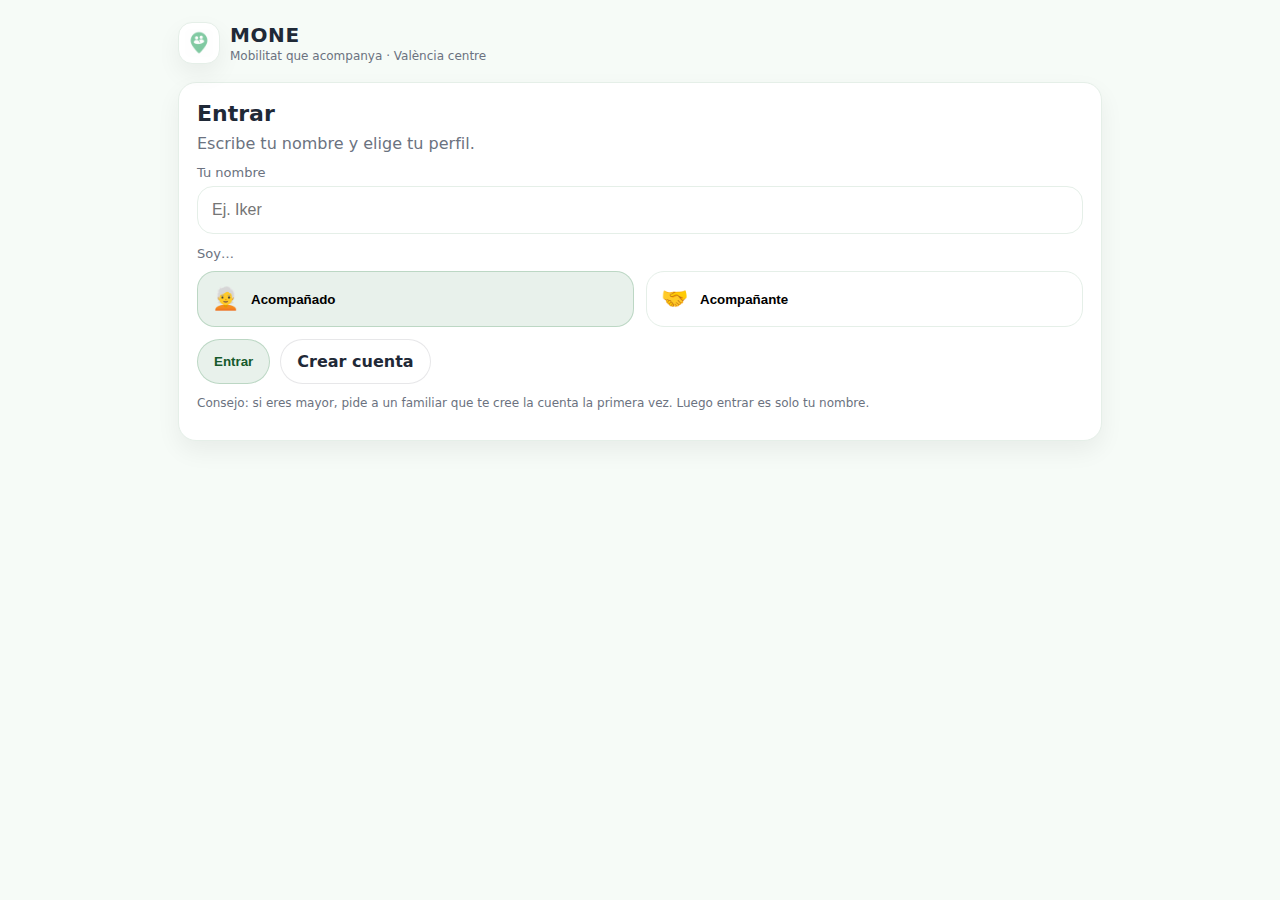
<file: index.html>
<!DOCTYPE html>
<html lang="es">
<head>
  <meta charset="UTF-8" />
  <meta name="viewport" content="width=device-width,initial-scale=1" />
  <title>MONE · Entrar</title>
  <link rel="manifest" href="manifest.webmanifest">
  <meta name="theme-color" content="#1f7a3a">
  <link rel="icon" href="logo.png">
  <link rel="stylesheet" href="style.css" />
</head>
<body>
  <div id="busyBar" class="busy" style="display:none;">
    <div class="spinner"></div>
    <div id="busyText">Cargando…</div>
  </div>
  <div id="toast" class="toast" style="display:none;">—</div>

  <div class="shell">
    <div class="header">
      <div class="brand">
        <img src="logo.png" alt="MONE">
        <div>
          <div class="title">MONE</div>
          <div class="sub">Mobilitat que acompanya · València centre</div>
        </div>
      </div>
    </div>

    <div class="card">
      <h1 class="h1">Entrar</h1>
      <p class="p muted">Escribe tu nombre y elige tu perfil.</p>

      <label class="label">Tu nombre</label>
      <input id="name" class="input" placeholder="Ej. Iker" autocomplete="name"/>

      <label class="label">Soy…</label>
      <div class="tilegrid">
        <button class="tile selected" type="button" data-role="acompañado" onclick="pickRole('acompañado')">
          <div class="ico">🧑‍🦳</div><div class="txt">Acompañado</div>
        </button>
        <button class="tile" type="button" data-role="acompañante" onclick="pickRole('acompañante')">
          <div class="ico">🤝</div><div class="txt">Acompañante</div>
        </button>
      </div>

      <select id="role" class="input" style="display:none;">
        <option value="acompañado" selected>acompañado</option>
        <option value="acompañante">acompañante</option>
        <option value="admin">admin</option>
      </select>

      <div class="actions">
        <button class="btn primary" onclick="moneLogin()">Entrar</button>
        <a class="btn ghost" href="register.html" style="text-decoration:none;display:inline-flex;align-items:center;">Crear cuenta</a>
      </div>

      <p class="muted small" style="margin-top:12px;">
        Consejo: si eres mayor, pide a un familiar que te cree la cuenta la primera vez. Luego entrar es solo tu nombre.
      </p>
    </div>
  </div>

  <script src="app.js"></script>
  <script>
    function pickRole(r){
      document.getElementById("role").value = r;
      document.querySelectorAll(".tile").forEach(t=>{
        t.classList.toggle("selected", t.getAttribute("data-role")===r);
      });
    }
  </script>
</body>
</html>
</file>
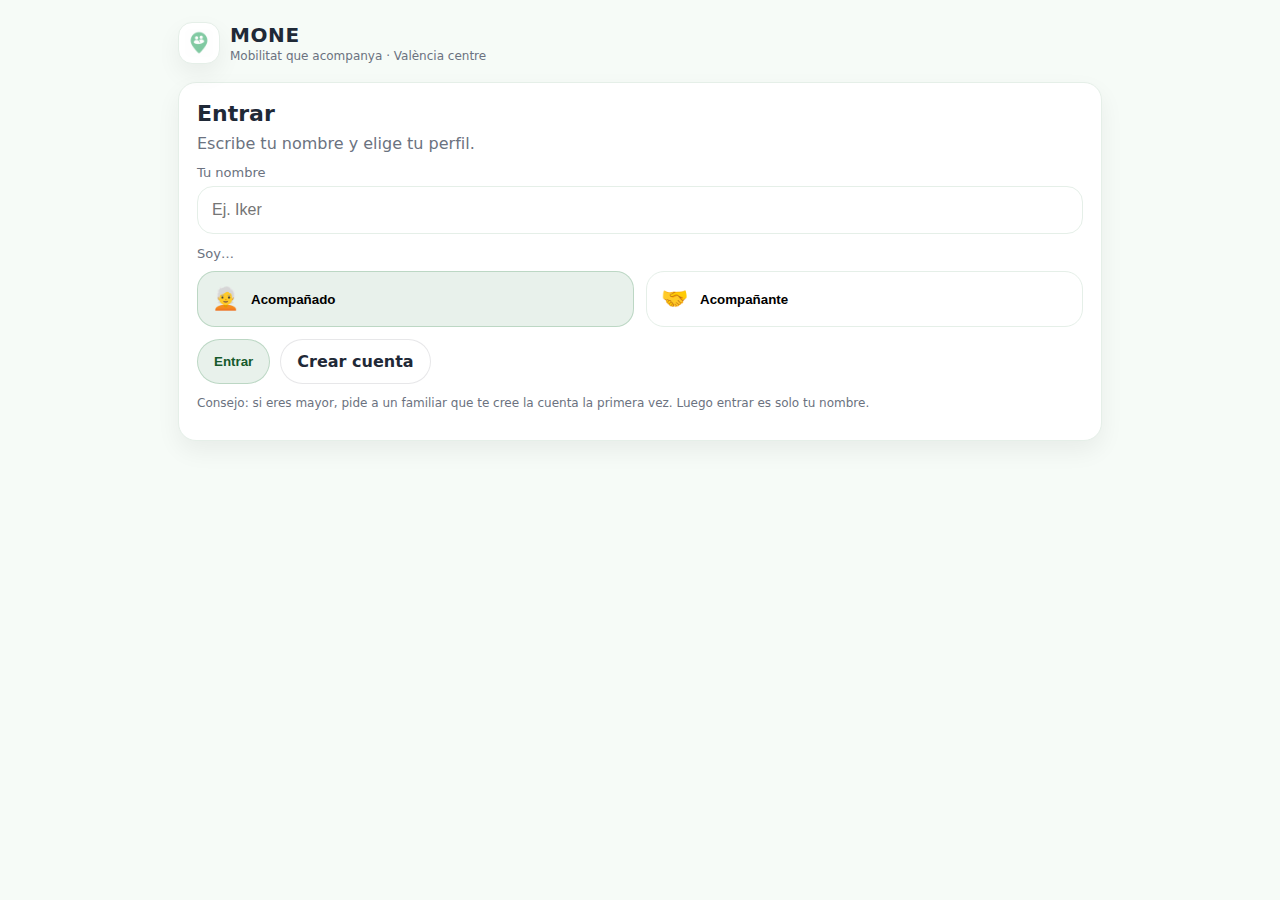
<file: dashboard.html>
<!DOCTYPE html>
<html lang="es">
<head>
  <meta charset="UTF-8" />
  <meta name="viewport" content="width=device-width,initial-scale=1" />
  <title>MONE · Panel</title>
  <link rel="manifest" href="manifest.webmanifest">
  <meta name="theme-color" content="#1f7a3a">
  <link rel="icon" href="logo.png">
  <link rel="stylesheet" href="style.css" />
</head>
<body>
  <div id="busyBar" class="busy" style="display:none;">
    <div class="spinner"></div>
    <div id="busyText">Cargando…</div>
  </div>
  <div id="toast" class="toast" style="display:none;">—</div>

  <div class="shell">
    <div class="header">
      <div class="brand">
        <img src="logo.png" alt="MONE">
        <div>
          <div class="title">MONE</div>
          <div class="sub" id="whoami">—</div>
        </div>
      </div>

      <div class="header-actions">
        <button class="btn ghost" onclick="moneOpenOnboarding()">Cómo funciona</button>
        <button class="btn danger" onclick="moneLogout()">Salir</button>
      </div>
    </div>

    <div class="stack">
      <!-- ACOMPAÑADO -->
      <section class="card" id="view-acompañado" style="display:none;">
        <div style="display:flex;justify-content:space-between;gap:10px;flex-wrap:wrap;align-items:flex-start;">
          <div>
            <h2 class="h2">Pedir acompañamiento</h2>
            <div class="muted small" id="wizProgress">Paso 1 de 3</div>
          </div>
        </div>

        <!-- Step 1 -->
        <div id="wizStep1" style="margin-top:12px;">
          <div class="muted">¿Para qué necesitas ayuda?</div>
          <div class="tilegrid">
            <button class="tile" type="button" data-wiztype="Cita médica" onclick="wizPickType('Cita médica')">
              <div class="ico">🏥</div><div class="txt">Cita médica</div>
            </button>
            <button class="tile" type="button" data-wiztype="Gestión administrativa" onclick="wizPickType('Gestión administrativa')">
              <div class="ico">🧾</div><div class="txt">Gestión</div>
            </button>
            <button class="tile" type="button" data-wiztype="Compra / recados" onclick="wizPickType('Compra / recados')">
              <div class="ico">🛒</div><div class="txt">Compra</div>
            </button>
            <button class="tile" type="button" data-wiztype="Paseo / movilidad activa" onclick="wizPickType('Paseo / movilidad activa')">
              <div class="ico">🚶</div><div class="txt">Paseo</div>
            </button>
            <button class="tile" type="button" data-wiztype="Acompañamiento social" onclick="wizPickType('Acompañamiento social')">
              <div class="ico">💬</div><div class="txt">Social</div>
            </button>
          </div>
        </div>

        <!-- Step 2 -->
        <div id="wizStep2" style="display:none;margin-top:12px;">
          <div class="muted">Elige el día</div>
          <input id="wizDate" class="input" type="date" />
          <div class="actions">
            <button class="btn ghost" onclick="wizBack()">Atrás</button>
            <button class="btn primary" onclick="wizNextFromDate()">Siguiente</button>
          </div>
        </div>

        <!-- Step 3 -->
        <div id="wizStep3" style="display:none;margin-top:12px;">
          <div class="muted">Elige la hora</div>
          <input id="wizTime" class="input" type="time" />
          <label class="label">Nota (opcional)</label>
          <input id="wizNotes" class="input" placeholder="Ej. silla de ruedas, lugar exacto…" />
          <div class="actions">
            <button class="btn ghost" onclick="wizBack()">Atrás</button>
            <button class="btn primary" onclick="wizNextFromTime()">Siguiente</button>
          </div>
        </div>

        <!-- Confirm -->
        <div id="wizStep4" style="display:none;margin-top:12px;">
          <div class="muted">Revisa y confirma</div>
          <div class="card" style="box-shadow:none;border-radius:18px;border:1px solid var(--border);padding:14px;margin-top:10px;">
            <div class="small muted">Tu solicitud</div>
            <div id="wizSummary" style="font-weight:900;margin-top:6px;">—</div>
          </div>
          <div class="actions">
            <button class="btn ghost" onclick="wizBack()">Atrás</button>
            <button class="btn primary" onclick="wizConfirm()">Confirmar</button>
          </div>
        </div>
      </section>

      <section class="card" id="view-acompañado-list" style="display:none;">
        <h2 class="h2">Mis solicitudes</h2>
        <div class="list" id="myRequests"></div>
      </section>

      <!-- ACOMPAÑANTE -->
      <section class="card" id="view-acompañante" style="display:none;">
        <h2 class="h2">Solicitudes en tu barrio</h2>
        <p class="p muted small">Acepta una solicitud si estás disponible.</p>
        <div class="list" id="availableRequests"></div>

        <div style="height:12px;"></div>

        <h2 class="h2">Mis acompañamientos</h2>
        <div class="list" id="myAssignmentsActive"></div>
      </section>

      <!-- ADMIN -->
      <section class="card" id="view-admin" style="display:none;">
        <h2 class="h2">Verificación de acompañantes</h2>
        <p class="p muted small">Solo verificados pueden aceptar solicitudes.</p>
        <div class="list" id="adminUsers"></div>
      </section>
    </div>
  </div>

  <!-- Onboarding modal -->
  <div class="modalOverlay" id="onboardOverlay" aria-hidden="true">
    <div class="modal">
      <div class="modalTop">
        <div style="font-weight:900;">Cómo funciona MONE</div>
        <button class="btn link" onclick="moneCloseOnboarding()">Cerrar</button>
      </div>

      <div class="dots" id="onDots">
        <div class="dot on"></div><div class="dot"></div><div class="dot"></div>
      </div>

      <div class="slide on" id="slide1">
        <h3>1) Pide ayuda en 3 pasos</h3>
        <p>Elige el tipo, el día y la hora. Confirmas y listo.</p>
      </div>

      <div class="slide" id="slide2">
        <h3>2) Un acompañante lo acepta</h3>
        <p>Si hay voluntarios verificados en tu barrio, uno aceptará tu solicitud.</p>
      </div>

      <div class="slide" id="slide3">
        <h3>3) Finalizar y valorar</h3>
        <p>El acompañante marca finalizado, tú lo confirmas y ambos valoráis con estrellas.</p>
      </div>

      <div class="actions" style="justify-content:space-between;">
        <button class="btn ghost" onclick="moneOnPrev()">Atrás</button>
        <button class="btn primary" id="onNextBtn" onclick="moneOnNext()">Siguiente</button>
      </div>
    </div>
  </div>

  <script src="app.js"></script>
  <script>
    window.addEventListener("load", () => {
      moneBootDashboard();
      if ("serviceWorker" in navigator) {
        navigator.serviceWorker.register("./service-worker.js").catch(()=>{});
      }
    });
  </script>
</body>
</html>
</file>
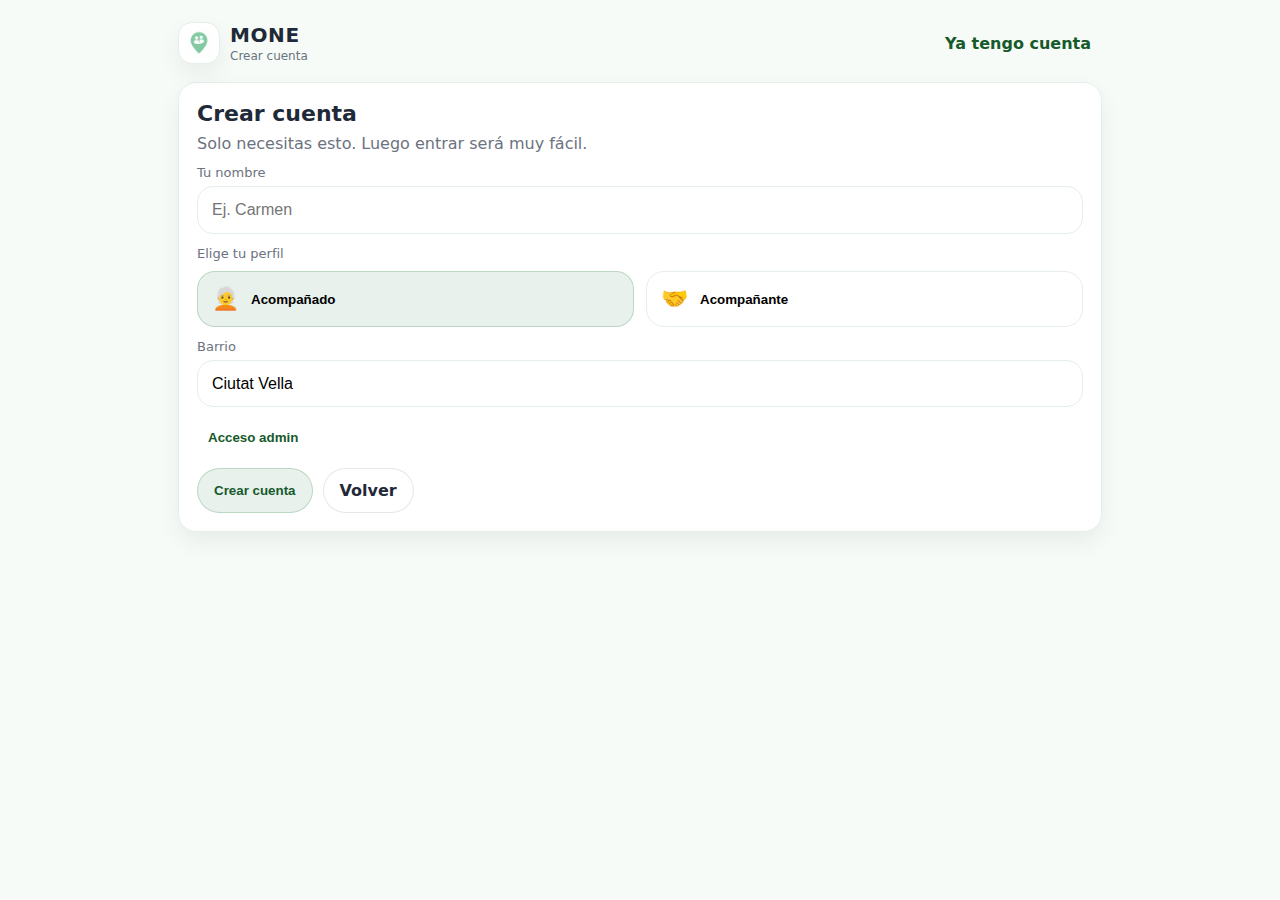
<file: register.html>
<!DOCTYPE html>
<html lang="es">
<head>
  <meta charset="UTF-8" />
  <meta name="viewport" content="width=device-width,initial-scale=1" />
  <title>MONE · Crear cuenta</title>
  <link rel="manifest" href="manifest.webmanifest">
  <meta name="theme-color" content="#1f7a3a">
  <link rel="icon" href="logo.png">
  <link rel="stylesheet" href="style.css" />
</head>
<body>
  <div id="busyBar" class="busy" style="display:none;">
    <div class="spinner"></div>
    <div id="busyText">Cargando…</div>
  </div>

  <div class="shell">
    <div class="header">
      <div class="brand">
        <img src="logo.png" alt="MONE">
        <div>
          <div class="title">MONE</div>
          <div class="sub">Crear cuenta</div>
        </div>
      </div>
      <div class="header-actions">
        <a class="btn link" href="index.html" style="text-decoration:none;">Ya tengo cuenta</a>
      </div>
    </div>

    <div class="card">
      <h1 class="h1">Crear cuenta</h1>
      <p class="p muted">Solo necesitas esto. Luego entrar será muy fácil.</p>

      <label class="label">Tu nombre</label>
      <input id="regName" class="input" placeholder="Ej. Carmen" autocomplete="name"/>

      <label class="label">Elige tu perfil</label>
      <div class="tilegrid">
        <button class="tile selected" type="button" data-role="acompañado" onclick="pickRole('acompañado')">
          <div class="ico">🧑‍🦳</div><div class="txt">Acompañado</div>
        </button>
        <button class="tile" type="button" data-role="acompañante" onclick="pickRole('acompañante')">
          <div class="ico">🤝</div><div class="txt">Acompañante</div>
        </button>
      </div>

      <select id="regRole" class="input" style="display:none;">
        <option value="acompañado" selected>acompañado</option>
        <option value="acompañante">acompañante</option>
        <option value="admin">admin</option>
      </select>

      <label class="label">Barrio</label>
      <select id="regZone" class="input">
        <option value="Ciutat Vella">Ciutat Vella</option>
        <option value="Eixample">Eixample</option>
        <option value="Extramurs">Extramurs</option>
        <option value="La Saïdia">La Saïdia</option>
        <option value="El Pla del Real">El Pla del Real</option>
        <option value="Camins al Grau">Camins al Grau</option>
        <option value="Benimaclet">Benimaclet</option>
      </select>

      <!-- Admin access (hidden by default) -->
      <div style="margin-top:12px;">
        <button class="btn link" type="button" onclick="toggleAdmin()">Acceso admin</button>
        <div id="adminBox" style="display:none;margin-top:10px;">
          <p class="muted small" style="margin:0 0 8px;">Solo para el moderador. Requiere contraseña.</p>
          <label class="label">Contraseña admin</label>
          <input id="adminPass" class="input" type="password" placeholder="0801" />
          <div class="actions">
            <button class="btn ghost" type="button" onclick="pickRole('admin')">Seleccionar Admin</button>
          </div>
        </div>
      </div>

      <div class="actions">
        <button class="btn primary" onclick="moneRegister()">Crear cuenta</button>
        <a class="btn ghost" href="index.html" style="text-decoration:none;display:inline-flex;align-items:center;">Volver</a>
      </div>
    </div>
  </div>

  <script src="app.js"></script>
  <script>
    function pickRole(r){
      document.getElementById("regRole").value = r;
      document.querySelectorAll(".tile").forEach(t=>{
        t.classList.toggle("selected", t.getAttribute("data-role")===r);
      });
      // si es admin, quitamos selección visual de tiles normales
      if(r==="admin"){
        document.querySelectorAll(".tile").forEach(t=>t.classList.remove("selected"));
      }
    }
    function toggleAdmin(){
      const box = document.getElementById("adminBox");
      box.style.display = (box.style.display==="none" || !box.style.display) ? "block" : "none";
    }
  </script>
</body>
</html>
</file>
<file: style.css>
:root{
  --bg:#f6fbf7;
  --card:#ffffff;
  --text:#1f2937;
  --muted:#6b7280;
  --border:#e5efe8;

  --green:#1f7a3a;
  --green-soft: rgba(31,122,58,0.10);
  --green-line: rgba(31,122,58,0.22);

  --shadow: 0 10px 24px rgba(16, 24, 16, 0.06);
  --radius: 18px;

  --pad: 18px;
  --gap: 14px;
}

*{box-sizing:border-box;}
html,body{height:100%;}
body{
  margin:0;
  font-family: ui-sans-serif, system-ui, -apple-system, Segoe UI, Roboto, Arial;
  color:var(--text);
  background: var(--bg);
}

.shell{
  max-width: 960px;
  margin: 0 auto;
  padding: 22px 18px 34px;
}

.header{
  display:flex;
  align-items:center;
  justify-content:space-between;
  gap: 12px;
  margin-bottom: 18px;
}

.brand{
  display:flex;
  align-items:center;
  gap:10px;
}
.brand img{
  width:42px;height:42px;
  border-radius:14px;
  border:1px solid var(--border);
  background:#fff;
  padding:6px;
  box-shadow: var(--shadow);
  image-rendering: auto;
}
.brand .title{
  font-weight:900;
  letter-spacing:0.6px;
  font-size:20px;
}
.brand .sub{
  font-size:12px;
  color:var(--muted);
  margin-top:2px;
}

.header-actions{
  display:flex;
  align-items:center;
  gap:10px;
  flex-wrap:wrap;
}

.card{
  background:var(--card);
  border:1px solid var(--border);
  border-radius: var(--radius);
  box-shadow: var(--shadow);
  padding: var(--pad);
}

.stack{
  display:flex;
  flex-direction:column;
  gap: var(--gap);
}

.muted{color:var(--muted);}
.small{font-size:12px;}
.h1{margin:0;font-size:22px;}
.h2{margin:0;font-size:18px;}
.p{margin:8px 0 0;}

.label{
  display:block;
  margin:12px 0 6px;
  font-size:13px;
  color:var(--muted);
}

.input{
  width:100%;
  max-width:100%;
  padding: 14px 14px;
  border-radius: 16px;
  border:1px solid var(--border);
  background:#fff;
  font-size:16px;
  appearance: none;
  -webkit-appearance: none;
}

/* ✅ FIX: date/time sometimes overflow on iOS/Safari */
input[type="date"].input,
input[type="time"].input{
  width:100%;
  max-width:100%;
  display:block;
}

.input:focus{
  outline:none;
  border-color: var(--green-line);
  box-shadow: 0 0 0 4px rgba(31,122,58,0.08);
}

.btn{
  border-radius: 999px;
  padding: 12px 16px;
  font-weight:800;
  border:1px solid var(--border);
  background:#fff;
  color: var(--text);
  cursor:pointer;
  transition: transform .06s ease, filter .12s ease, background .12s ease;
}
.btn:hover{filter: brightness(0.99);}
.btn:active{transform: translateY(1px);}

.btn.primary{
  border-color: var(--green-line);
  background: var(--green-soft);
  color: #165a2b;
}
.btn.ghost{
  border-color: rgba(17, 24, 39, 0.10);
  color: var(--text);
  background: #fff;
}
.btn.link{
  border-color: transparent;
  background: transparent;
  color: #165a2b;
  padding: 10px 10px;
}
.btn.danger{
  border-color: rgba(185,28,28,0.25);
  background: rgba(185,28,28,0.08);
  color: #7f1d1d;
}

.actions{
  display:flex;
  gap:10px;
  flex-wrap:wrap;
  margin-top: 12px;
}

.tilegrid{
  display:grid;
  grid-template-columns: repeat(2, minmax(0,1fr));
  gap: 12px;
  margin-top: 10px;
}
.tile{
  border: 1px solid var(--border);
  background:#fff;
  border-radius: 18px;
  padding: 14px;
  text-align:left;
  cursor:pointer;
  display:flex;
  gap:12px;
  align-items:center;
}
.tile .ico{font-size:22px;}
.tile .txt{font-weight:900;}
.tile.selected{
  border-color: var(--green-line);
  background: var(--green-soft);
}
@media (max-width:640px){
  .tilegrid{grid-template-columns: 1fr;}
}

.list{
  display:flex;
  flex-direction:column;
  gap: 10px;
  margin-top: 10px;
}
.item{
  border:1px solid var(--border);
  background:#fff;
  border-radius: 18px;
  padding: 14px;
}
.item h4{margin:0 0 6px;font-size:16px;}
.meta{margin:4px 0; font-size:13px; color:var(--muted);}

.chip{
  display:inline-flex;
  padding: 6px 12px;
  border-radius:999px;
  font-size:12px;
  border:1px solid var(--border);
  color: var(--muted);
  margin-top: 10px;
  background:#fff;
}
.chip.new{border-color:#dbeafe; background:#eff6ff; color:#1e40af;}
.chip.pending{border-color:#fde68a; background:#fffbeb; color:#92400e;}
.chip.accepted{border-color:#bbf7d0; background:#f0fdf4; color:#166534;}

.starbox{
  display:flex;
  align-items:center;
  gap: 8px;
  margin-top: 10px;
}
.stars{display:flex; gap:6px;}
.starbtn{
  width:42px;height:42px;
  border-radius: 14px;
  border:1px solid var(--border);
  background:#fff;
  cursor:pointer;
  font-size:18px;
}
.starbtn.on{
  border-color: var(--green-line);
  background: var(--green-soft);
}
.starhint{font-size:12px;color:var(--muted);}

.busy{
  position:fixed;
  top:14px;
  left:50%;
  transform: translateX(-50%);
  background:#fff;
  border:1px solid var(--border);
  box-shadow: var(--shadow);
  border-radius:999px;
  padding: 10px 12px;
  display:flex;
  align-items:center;
  gap:10px;
  z-index:9999;
}
.spinner{
  width:14px;height:14px;
  border:2px solid rgba(31,122,58,0.18);
  border-top-color: rgba(31,122,58,0.80);
  border-radius:50%;
  animation: spin 0.9s linear infinite;
}
@keyframes spin{to{transform:rotate(360deg);}}

/* Toast */
.toast{
  position:fixed;
  bottom:18px;
  left:50%;
  transform: translateX(-50%);
  background: rgba(17,24,39,0.92);
  color:#fff;
  padding:10px 14px;
  border-radius:999px;
  font-weight:900;
  z-index:9999;
  opacity:0;
  transition: opacity .15s ease;
}
.toast.show{opacity:1;}

/* Onboarding modal */
.modalOverlay{
  position:fixed;
  inset:0;
  background: rgba(17,24,39,0.35);
  display:none;
  align-items:center;
  justify-content:center;
  padding: 18px;
  z-index:9998;
}
.modal{
  width: min(520px, 100%);
  background:#fff;
  border:1px solid var(--border);
  box-shadow: var(--shadow);
  border-radius: 22px;
  padding: 18px;
}
.modalTop{
  display:flex; justify-content:space-between; align-items:center;
  gap: 10px;
}
.dots{display:flex; gap:6px; margin-top: 10px;}
.dot{
  width:8px;height:8px;border-radius:999px;
  background: rgba(31,122,58,0.18);
}
.dot.on{background: rgba(31,122,58,0.75);}
.slide{display:none; margin-top: 12px;}
.slide.on{display:block;}
.slide h3{margin:0; font-size:16px;}
.slide p{margin:8px 0 0; color:var(--muted); line-height:1.4;}

/* ✅ Admin callout (visible but clean) */
.adminCallout{
  margin-top: 14px;
  border: 1px dashed rgba(31,122,58,0.25);
  background: rgba(31,122,58,0.05);
  border-radius: 18px;
  padding: 12px;
}
.adminRow{
  display:flex;
  align-items:center;
  justify-content:space-between;
  gap: 10px;
  flex-wrap:wrap;
}
.adminTitle{font-weight:900;}
.adminSub{margin-top:2px;}
</file>
